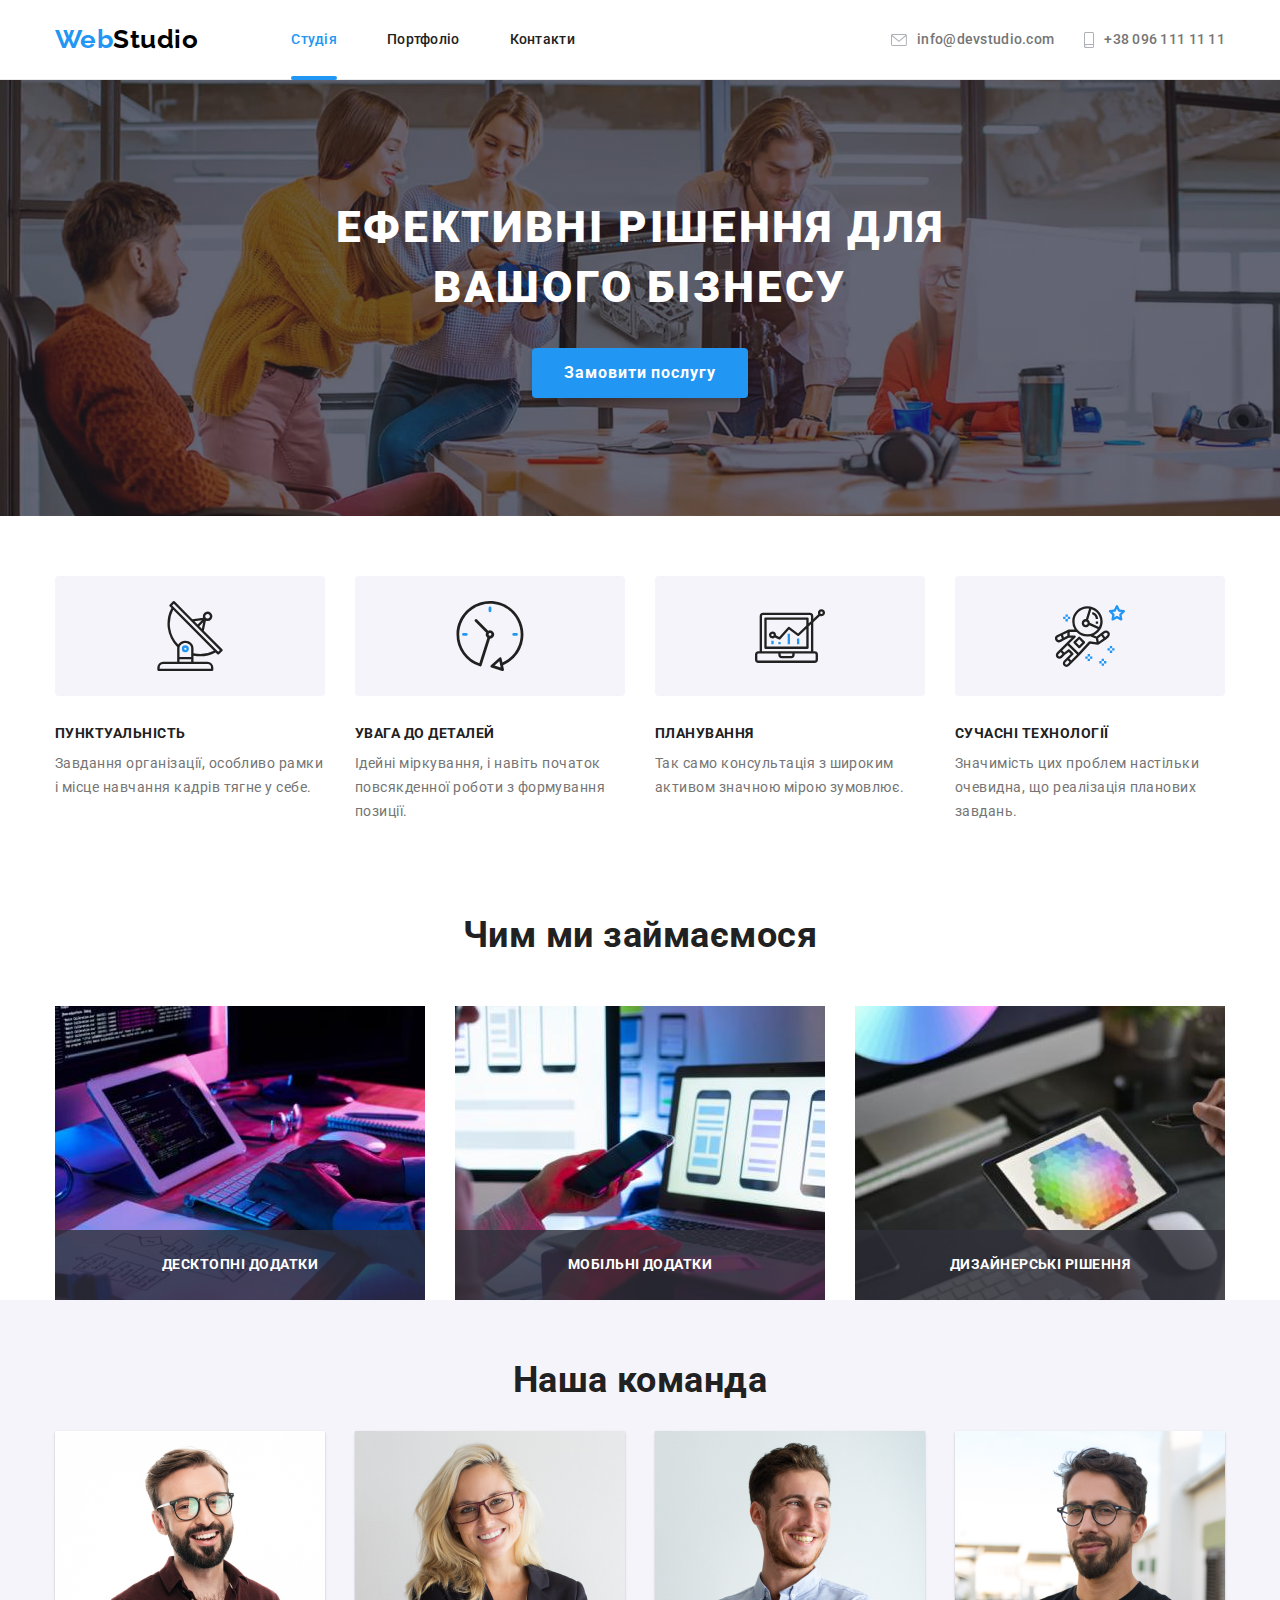
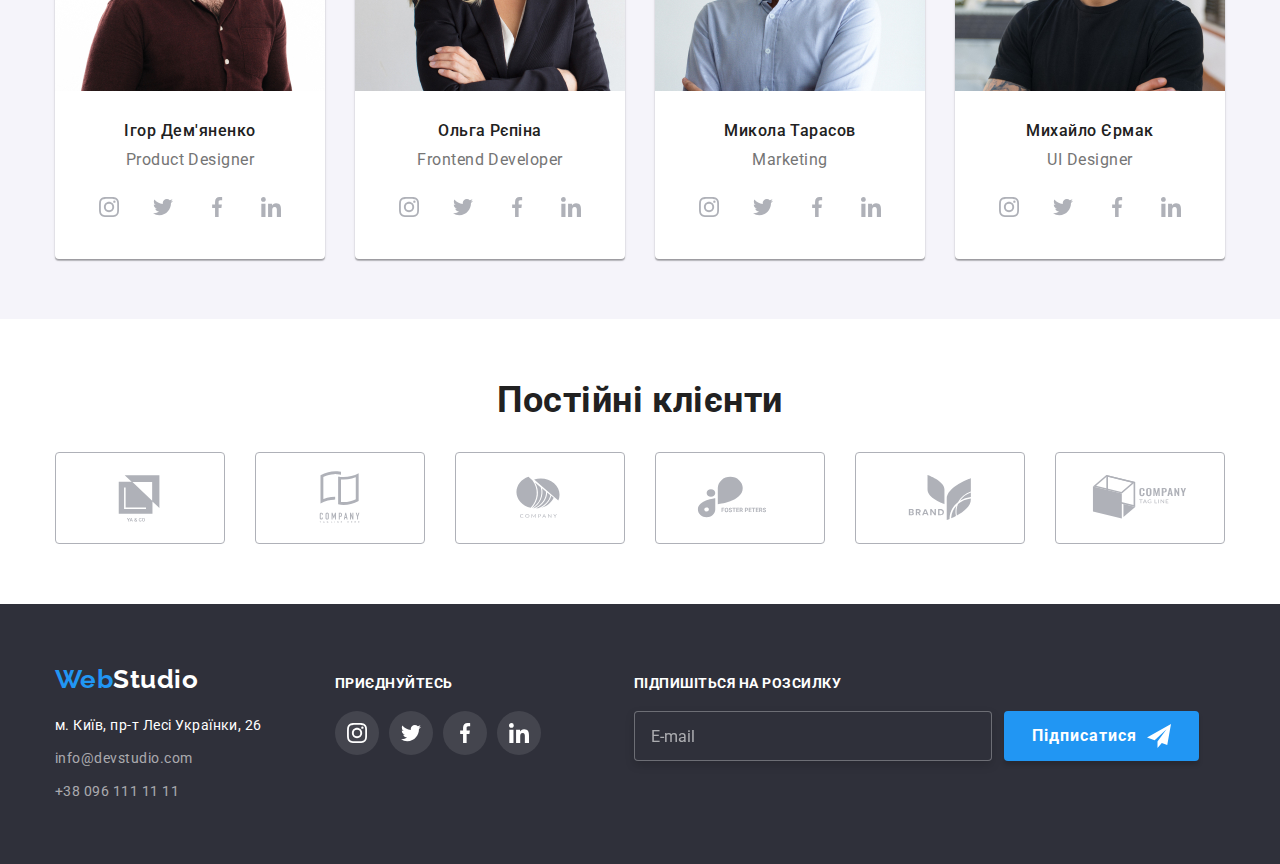
<file: index.html>
<!DOCTYPE html>
<html lang="uk">
  <head>
    <meta charset="UTF-8" />
    <meta http-equiv="X-UA-Compatible" content="IE=edge" />
    <meta name="viewport" content="width=device-width, initial-scale=1.0" />
    <title>WebStudio</title>
    <link
      href="https://fonts.googleapis.com/css2?family=Raleway:wght@700&family=Roboto:wght@400;500;700;900&display=swap"
      rel="stylesheet"
    />
    <link
      rel="stylesheet"
      href="https://cdnjs.cloudflare.com/ajax/libs/modern-normalize/1.1.0/modern-normalize.min.css"
    />
    <link rel="stylesheet" href="./css/main.min.css" />
  </head>
  <body>
    <header class="header">
      <div class="header__wrapper container">
        <a class="logo" href="./index.html"
          ><span class="logo__color">Web</span>Studio</a
        >

        <nav>
          <ul class="site-nav">
            <li class="site-nav__item">
              <a
                class="site-nav__link site-nav__link--current"
                href="./index.html"
                >Студія</a
              >
            </li>
            <li class="site-nav__item">
              <a class="site-nav__link" href="./portfolio.html">Портфоліо</a>
            </li>
            <li class="site-nav__item">
              <a class="site-nav__link" href="contacts">Контакти</a>
            </li>
          </ul>
        </nav>

        <ul class="contact-list">
          <li class="contact-list__item">
            <a class="contact-list__link" href="mailto:info@devstudio.com">
              <svg class="contact-list__icon" width="16" height="12">
                <use href="./images/icons.svg#icon-envelope"></use>
              </svg>
              info@devstudio.com</a
            >
          </li>
          <li class="contact-list__item">
            <a class="contact-list__link" href="tel:++380961111111">
              <svg class="contact-list__icon" width="10" height="16">
                <use href="./images/icons.svg#icon-smartphone"></use>
              </svg>
              +38 096 111 11 11</a
            >
          </li>
        </ul>
        <button class="menu-open" type="button" data-menu-open>
          <svg class="menu-open__icon" width="40" height="40">
            <use href="./images/icons.svg#icon-menu"></use>
          </svg>
        </button>
        <div class="mob-menu is-hidden" data-menu>
          <button class="close-btn" type="button" data-menu-close>
            <svg class="close-btn__icon" width="40" height="40">
              <use href="./images/icons.svg#icon-close_menu"></use>
            </svg>
          </button>

          <nav>
            <ul class="menu-nav">
              <li class="menu-nav__item">
                <a
                  class="menu-nav__link menu-nav__link--current"
                  href="./index.html"
                  >Студія</a
                >
              </li>
              <li class="menu-nav__item">
                <a class="menu-nav__link" href="./portfolio.html">Портфоліо</a>
              </li>
              <li class="menu-nav__item">
                <a class="menu-nav__link" href="contacts">Контакти</a>
              </li>
            </ul>
          </nav>
          <div class="contacts">
            <ul class="menu-contacts">
              <li class="menu-contacts__item">
                <a class="menu-contacts__tel" href="tel:++380961111111">
                  +38 096 111 11 11</a
                >
              </li>
              <li class="menu-contacts__item">
                <a class="menu-contacts__mail" href="mailto:info@devstudio.com">
                  info@devstudio.com</a
                >
              </li>
            </ul>
            <ul class="menu-soc">
              <li class="menu-soc__item">
                <a href="#" class="menu-soc__link">Instagram</a>
              </li>
              <li class="menu-soc__item">
                <a href="#" class="menu-soc__link">Twitter</a>
              </li>
              <li class="menu-soc__item">
                <a href="#" class="menu-soc__link">Facebook</a>
              </li>
              <li class="menu-soc__item">
                <a href="#" class="menu-soc__link">Linkedin</a>
              </li>
            </ul>
          </div>
        </div>
      </div>
    </header>
    <main>
      <!-- Hero section -->

      <section class="hero">
        <div class="hero__container container">
          <h1 class="hero__title">Ефективні рішення для вашого бізнесу</h1>
          <button type="button" class="hero__button" data-modal-open>
            Замовити послугу
          </button>
        </div>
        <div class="backdrop is-hidden" data-modal>
          <div class="modal">
            <button class="modal__close-btn" type="button" data-modal-close>
              <svg class="modal__close-icon">
                <use
                  href="./images/icons.svg#icon-close"
                  width="11"
                  height="11"
                ></use>
              </svg>
            </button>
            <p class="modal__title">Залиште свої дані, ми вам передзвонимо</p>
            <form class="order-form">
              <label class="order-form__field">
                <span class="order-form__name">Ім'я</span>
                <span class="input-wrap">
                  <input
                    class="order-form__input"
                    type="text"
                    autofocus
                    name="username"
                    required
                  />
                  <svg class="order-form__icon">
                    <use
                      href="./images/icons.svg#icon-person-black"
                      width="18"
                      height="18"
                    ></use>
                  </svg>
                </span>
              </label>

              <label class="order-form__field">
                <span class="order-form__name">Телефон</span>
                <span class="input-wrap">
                  <input
                    class="order-form__input"
                    type="tel"
                    name="usertel"
                    required
                  />
                  <svg class="order-form__icon">
                    <use
                      href="./images/icons.svg#icon-phone-black"
                      width="18"
                      height="18"
                    ></use>
                  </svg>
                </span>
              </label>

              <label class="order-form__field">
                <span class="order-form__name">Пошта</span>
                <span class="input-wrap">
                  <input
                    class="order-form__input"
                    type="email"
                    name="usermail"
                    required
                  />
                  <svg class="order-form__icon">
                    <use
                      href="./images/icons.svg#icon-email-black"
                      width="18"
                      height="18"
                    ></use>
                  </svg>
                </span>
              </label>

              <label class="order-form__field order-form__field--comment">
                <span class="order-form__name">Коментар</span>

                <textarea
                  class="order-form__comment"
                  name="comment"
                  placeholder="Введіть текст"
                ></textarea>
              </label>

              <div class="policy">
                <input
                  class="policy__check visually-hidden"
                  type="checkbox"
                  id="policy"
                  name="policy"
                />

                <label class="policy__text" for="policy">
                  <span class="policy__checkbox-wrap">
                    <svg class="policy__check-icon">
                      <use
                        href="./images/icons.svg#icon-check"
                        width="11"
                        height="8"
                      ></use>
                    </svg>
                  </span>
                  Погоджуюся з розсилкою та приймаю
                  <a class="policy__link" href=""> Умови договору </a>
                </label>
              </div>
              <button class="order-form__submit" type="submit">
                Відправити
              </button>
            </form>
          </div>
        </div>
      </section>

      <!--Benefits at work-->

      <section class="section">
        <div class="container">
          <h2 hidden>Переваги у роботі</h2>
          <ul class="benefits">
            <li class="benefits__item">
              <div class="benefits-icon-wrap">
                <svg class="benefits__icon" width="70" height="70">
                  <use href="./images/icons.svg#icon-antenna"></use>
                </svg>
              </div>
              <h3 class="benefits__title">Пунктуальність</h3>
              <p class="benefits__description">
                Завдання організації, особливо рамки і місце навчання кадрів
                тягне у себе.
              </p>
            </li>
            <li class="benefits__item">
              <div class="benefits-icon-wrap">
                <svg class="benefits__icon" width="70" height="70">
                  <use href="./images/icons.svg#icon-clock"></use>
                </svg>
              </div>
              <h3 class="benefits__title">Увага до деталей</h3>
              <p class="benefits__description">
                Ідейні міркування, і навіть початок повсякденної роботи з
                формування позиції.
              </p>
            </li>
            <li class="benefits__item">
              <div class="benefits-icon-wrap">
                <svg class="benefits__icon" width="70" height="70">
                  <use href="./images/icons.svg#icon-diagram"></use>
                </svg>
              </div>
              <h3 class="benefits__title">Планування</h3>
              <p class="benefits__description">
                Так само консультація з широким активом значною мірою зумовлює.
              </p>
            </li>
            <li class="benefits__item">
              <div class="benefits-icon-wrap">
                <svg class="benefits__icon" width="70" height="70">
                  <use href="./images/icons.svg#icon-astronaut"></use>
                </svg>
              </div>
              <h3 class="benefits__title">Сучасні технології</h3>
              <p class="benefits__description">
                Значимість цих проблем настільки очевидна, що реалізація
                планових завдань.
              </p>
            </li>
          </ul>
        </div>
      </section>

      <!--Pictures showing what the company does-->

      <section class="work-section">
        <div class="container">
          <h2 class="work__main-title">Чим ми займаємося</h2>
          <ul class="work__list">
            <li class="work__item">
              <div class="work__thumb">
                <img
                  class="work__image"
                  src="./images/img.jpg"
                  alt="Друк коду на планшеті та ПК"
                  width="370"
                />
                <div class="work-box-description">
                  <h3 class="work__name">Десктопні додатки</h3>
                </div>
              </div>
            </li>
            <li class="work__item">
              <div class="work__thumb">
                <img
                  class="work__image"
                  src="./images/img(1).jpg"
                  alt="Оптимізація контенту під смартфон"
                  width="370"
                />
                <div class="work-box-description">
                  <h3 class="work__name">Мобільні додатки</h3>
                </div>
              </div>
            </li>
            <li class="work__item">
              <div class="work__thumb">
                <img
                  class="work__image"
                  src="./images/img(2).jpg"
                  alt="Палітра кольорів на планшеті"
                  width="370"
                />
                <div class="work-box-description">
                  <h3 class="work__name">Дизайнерські рішення</h3>
                </div>
              </div>
            </li>
          </ul>
        </div>
      </section>

      <!--Team-->

      <section class="team-section section">
        <div class="container">
          <h2 class="team-section__title">Наша команда</h2>
          <ul class="team-card">
            <li class="card-box team-card__item">
              <picture>
                <source
                  srcset="./images/team1.jpeg 1x, ./images/team1x2.jpeg 2x"
                  media="(min-width: 1200px)"
                />
                <source
                  srcset="
                    ./images/team1-tab.jpeg   1x,
                    ./images/team1-tabx2.jpeg 2x
                  "
                  media="(min-width: 768px)"
                />
                <source
                  srcset="
                    ./images/team1-mob.jpeg   1x,
                    ./images/team1-mobx2.jpeg 2x
                  "
                  media="(min-width: 360px)"
                />
                <img
                  class="team-card__photo"
                  src="./images/igor_dem.jpg"
                  alt="Фото Ігор Дем'яненко"
                />
              </picture>

              <div class="card-txt">
                <h3 class="team-card__name">Ігор Дем'яненко</h3>
                <p class="team-card__position">Product Designer</p>
                <ul class="soc-list">
                  <li class="soc-list__item">
                    <a
                      href="https://www.instagram.com/"
                      target="_blank"
                      rel="noopener noreferrer"
                      class="soc-list__link"
                    >
                      <svg class="soc-list__icon" width="20" height="20">
                        <use href="./images/icons.svg#icon-instagram"></use>
                      </svg>
                    </a>
                  </li>
                  <li class="soc-list__item">
                    <a
                      href="https://twitter.com/"
                      target="_blank"
                      rel="noopener noreferrer"
                      class="soc-list__link"
                      ><svg class="soc-list__icon" width="20" height="20">
                        <use
                          href="./images/icons.svg#icon-twitter-1"
                        ></use></svg
                    ></a>
                  </li>
                  <li class="soc-list__item">
                    <a
                      href="https://www.facebook.com/"
                      target="_blank"
                      rel="noopener noreferrer"
                      class="soc-list__link"
                      ><svg class="soc-list__icon" width="20" height="20">
                        <use href="./images/icons.svg#icon-facebook"></use></svg
                    ></a>
                  </li>
                  <li class="soc-list__item">
                    <a
                      href="https://linkedin.com/"
                      target="_blank"
                      rel="noopener noreferrer"
                      class="soc-list__link"
                      ><svg class="soc-list__icon" width="20" height="20">
                        <use href="./images/icons.svg#icon-linkedin"></use></svg
                    ></a>
                  </li>
                </ul>
              </div>
            </li>
            <li class="card-box team-card__item">
              <picture>
                <source
                  srcset="./images/team2.jpeg 1x, ./images/team2x2.jpeg 2x"
                  media="(min-width: 1200px)"
                />
                <source
                  srcset="
                    ./images/team2-tab.jpeg   1x,
                    ./images/team2-tabx2.jpeg 2x
                  "
                  media="(min-width: 768px)"
                />
                <source
                  srcset="
                    ./images/team2-mob.jpeg   1x,
                    ./images/team2-mobx2.jpeg 2x
                  "
                  media="(min-width: 360px)"
                />
                <img
                  class="team-card__photo"
                  src="./images/olga_rep.jpg"
                  alt="Фото Ольга Рєпіна"
                />
              </picture>

              <div class="card-txt">
                <h3 class="team-card__name">Ольга Рєпіна</h3>
                <p class="team-card__position">Frontend Developer</p>
                <ul class="soc-list">
                  <li class="soc-list__item">
                    <a
                      href="https://www.instagram.com/"
                      target="_blank"
                      rel="noopener noreferrer"
                      class="soc-list__link"
                    >
                      <svg class="soc-list__icon" width="20" height="20">
                        <use href="./images/icons.svg#icon-instagram"></use>
                      </svg>
                    </a>
                  </li>
                  <li class="soc-list__item">
                    <a
                      href="https://twitter.com/"
                      target="_blank"
                      rel="noopener noreferrer"
                      class="soc-list__link"
                      ><svg class="soc-list__icon" width="20" height="20">
                        <use
                          href="./images/icons.svg#icon-twitter-1"
                        ></use></svg
                    ></a>
                  </li>
                  <li class="soc-list__item">
                    <a
                      href="https://www.facebook.com/"
                      target="_blank"
                      rel="noopener noreferrer"
                      class="soc-list__link"
                      ><svg class="soc-list__icon" width="20" height="20">
                        <use href="./images/icons.svg#icon-facebook"></use></svg
                    ></a>
                  </li>
                  <li class="soc-list__item">
                    <a
                      href="https://linkedin.com/"
                      target="_blank"
                      rel="noopener noreferrer"
                      class="soc-list__link"
                      ><svg class="soc-list__icon" width="20" height="20">
                        <use href="./images/icons.svg#icon-linkedin"></use></svg
                    ></a>
                  </li>
                </ul>
              </div>
            </li>
            <li class="card-box team-card__item">
              <picture>
                <source
                  srcset="./images/team3.jpeg 1x, ./images/team3x2.jpeg 2x"
                  media="(min-width: 1200px)"
                />
                <source
                  srcset="
                    ./images/team3-tab.jpeg   1x,
                    ./images/team3-tabx2.jpeg 2x
                  "
                  media="(min-width: 768px)"
                />
                <source
                  srcset="
                    ./images/team3-mob.jpeg   1x,
                    ./images/team3-mobx2.jpeg 2x
                  "
                  media="(min-width: 360px)"
                />
                <img
                  class="team-card__photo"
                  src="./images/mykola_tar.jpg"
                  alt="Фото Микола Тарасов"
                />
              </picture>

              <div class="card-txt">
                <h3 class="team-card__name">Микола Тарасов</h3>
                <p class="team-card__position">Marketing</p>
                <ul class="soc-list">
                  <li class="soc-list__item">
                    <a
                      href="https://www.instagram.com/"
                      target="_blank"
                      rel="noopener noreferrer"
                      class="soc-list__link"
                    >
                      <svg class="soc-list__icon" width="20" height="20">
                        <use href="./images/icons.svg#icon-instagram"></use>
                      </svg>
                    </a>
                  </li>
                  <li class="soc-list__item">
                    <a
                      href="https://twitter.com/"
                      target="_blank"
                      rel="noopener noreferrer"
                      class="soc-list__link"
                      ><svg class="soc-list__icon" width="20" height="20">
                        <use
                          href="./images/icons.svg#icon-twitter-1"
                        ></use></svg
                    ></a>
                  </li>
                  <li class="soc-list__item">
                    <a
                      href="https://www.facebook.com/"
                      target="_blank"
                      rel="noopener noreferrer"
                      class="soc-list__link"
                      ><svg class="soc-list__icon" width="20" height="20">
                        <use href="./images/icons.svg#icon-facebook"></use></svg
                    ></a>
                  </li>
                  <li class="soc-list__item">
                    <a
                      href="https://linkedin.com/"
                      target="_blank"
                      rel="noopener noreferrer"
                      class="soc-list__link"
                      ><svg class="soc-list__icon" width="20" height="20">
                        <use href="./images/icons.svg#icon-linkedin"></use></svg
                    ></a>
                  </li>
                </ul>
              </div>
            </li>
            <li class="card-box team-card__item">
              <picture>
                <source
                  srcset="./images/team4.jpeg 1x, ./images/team4x2.jpeg 2x"
                  media="(min-width: 1200px)"
                />
                <source
                  srcset="
                    ./images/team4.jpeg-tab   1x,
                    ./images/team4-tabx2.jpeg 2x
                  "
                  media="(min-width: 768px)"
                />
                <source
                  srcset="
                    ./images/team4-mob.jpeg   1x,
                    ./images/team4-mobx2.jpeg 2x
                  "
                  media="(min-width: 360px)"
                />
                <img
                  class="tea-card__photo"
                  src="./images/mych_ermak.jpg"
                  alt="Фото Михайло Єрмак"
                />
              </picture>

              <div class="card-txt">
                <h3 class="team-card__name">Михайло Єрмак</h3>
                <p class="team-card__position">UI Designer</p>
                <ul class="soc-list">
                  <li class="soc-list__item">
                    <a
                      href="https://www.instagram.com/"
                      target="_blank"
                      rel="noopener noreferrer"
                      class="soc-list__link"
                    >
                      <svg class="soc-list__icon" width="20" height="20">
                        <use href="./images/icons.svg#icon-instagram"></use>
                      </svg>
                    </a>
                  </li>
                  <li class="soc-list__item">
                    <a
                      href="https://twitter.com/"
                      target="_blank"
                      rel="noopener noreferrer"
                      class="soc-list__link"
                      ><svg class="soc-list__icon" width="20" height="20">
                        <use
                          href="./images/icons.svg#icon-twitter-1"
                        ></use></svg
                    ></a>
                  </li>
                  <li class="soc-list__item">
                    <a
                      href="https://www.facebook.com/"
                      target="_blank"
                      rel="noopener noreferrer"
                      class="soc-list__link"
                      ><svg class="soc-list__icon" width="20" height="20">
                        <use href="./images/icons.svg#icon-facebook"></use></svg
                    ></a>
                  </li>
                  <li class="soc-list__item">
                    <a
                      href="https://linkedin.com/"
                      target="_blank"
                      rel="noopener noreferrer"
                      class="soc-list__link"
                      ><svg class="soc-list__icon" width="20" height="20">
                        <use href="./images/icons.svg#icon-linkedin"></use></svg
                    ></a>
                  </li>
                </ul>
              </div>
            </li>
          </ul>
        </div>
      </section>

      <!-- Permanent clients -->

      <section class="section">
        <div class="container clients-cantainer">
          <h2 class="clients-title">Постійні клієнти</h2>
          <ul class="clients">
            <li class="clients__item">
              <a href="" class="clients__link"
                ><svg class="clients__icon" width="106" height="60">
                  <use href="./images/icons.svg#icon-Logo"></use></svg
              ></a>
            </li>
            <li class="clients__item">
              <a href="" class="clients__link"
                ><svg class="clients__icon" width="106" height="60">
                  <use href="./images/icons.svg#icon-Logo-1"></use></svg
              ></a>
            </li>
            <li class="clients__item">
              <a href="" class="clients__link"
                ><svg class="clients__icon" width="106" height="60">
                  <use href="./images/icons.svg#icon-Logo-2"></use></svg
              ></a>
            </li>
            <li class="clients__item">
              <a href="" class="clients__link"
                ><svg class="clients__icon" width="106" height="60">
                  <use href="./images/icons.svg#icon-Logo-3"></use></svg
              ></a>
            </li>
            <li class="clients__item">
              <a href="" class="clients__link"
                ><svg class="clients__icon" width="106" height="60">
                  <use href="./images/icons.svg#icon-Logo-4"></use></svg
              ></a>
            </li>
            <li class="clients__item">
              <a href="" class="clients__link"
                ><svg class="clients__icon" width="106" height="60">
                  <use href="./images/icons.svg#icon-Logo-5"></use></svg
              ></a>
            </li>
          </ul>
        </div>
      </section>
    </main>
    <footer class="footer">
      <div class="container footer-container">
        <div class="footer__wrap">
          <a class="logo logo--footer-logo" href="./index.html"
            ><span class="logo__color">Web</span>Studio</a
          >

          <address class="address">
            <ul class="address__list">
              <li class="address__item">
                <a
                  class="address__actual-address"
                  href="https://goo.gl/maps/ESzZUhJskt2W4xpu5"
                  target="_blank"
                  rel="noopener noreferrer"
                  >м. Київ, пр-т Лесі Українки, 26</a
                >
              </li>
              <li class="address__item">
                <a
                  class="address__footer-connection"
                  href="mailto:info@devstudio.com"
                  >info@devstudio.com</a
                >
              </li>
              <li class="address-item">
                <a class="address__footer-connection" href="tel:++380961111111"
                  >+38 096 111 11 11</a
                >
              </li>
            </ul>
          </address>
        </div>

        <div class="footer-soc">
          <h3 class="footer-soc__title">Приєднуйтесь</h3>
          <ul class="footer-soc__list">
            <li class="footer-soc__item">
              <a
                href="https://www.instagram.com/"
                target="_blank"
                rel="noopener noreferrer"
                class="soc-list__link soc-list__link--footer-color"
                ><svg class="footer-soc__icon" width="20" height="20">
                  <use href="./images/icons.svg#icon-instagram"></use></svg
              ></a>
            </li>
            <li class="footer-soc__item">
              <a
                href="https://www.twitter.com/"
                target="_blank"
                rel="noopener noreferrer"
                class="soc-list__link soc-list__link--footer-color"
                ><svg class="footer-soc__icon" width="20" height="20">
                  <use href="./images/icons.svg#icon-twitter-1"></use></svg
              ></a>
            </li>
            <li class="footer-soc__item">
              <a
                href="https://www.facebook.com/"
                target="_blank"
                rel="noopener noreferrer"
                class="soc-list__link soc-list__link--footer-color"
                ><svg class="footer-soc__icon" width="20" height="20">
                  <use href="./images/icons.svg#icon-facebook"></use></svg
              ></a>
            </li>
            <li class="footer-soc__item">
              <a
                href="https://linkedin.com/"
                target="_blank"
                rel="noopener noreferrer"
                class="soc-list__link soc-list__link--footer-color"
                ><svg class="footer-soc__icon" width="20" height="20">
                  <use href="./images/icons.svg#icon-linkedin"></use></svg
              ></a>
            </li>
          </ul>
        </div>

        <form class="footer-form">
          <label class="subscription">
            <span class="subscription__title">Підпишіться на розсилку</span>
            <input
              class="subscription__mail"
              type="email"
              required
              name="subscription-mail"
              placeholder="E-mail"
            />
          </label>
          <button class="subscription__sign-up" type="submit">
            Підписатися
            <svg class="subscription__icon">
              <use
                href="./images/icons.svg#icon-icon-send"
                width="24"
                height="24"
              ></use>
            </svg>
          </button>
        </form>
      </div>
    </footer>
    <script src="./js/modal.js"></script>
    <script src="./js/menu.js"></script>
  </body>
</html>
</file>
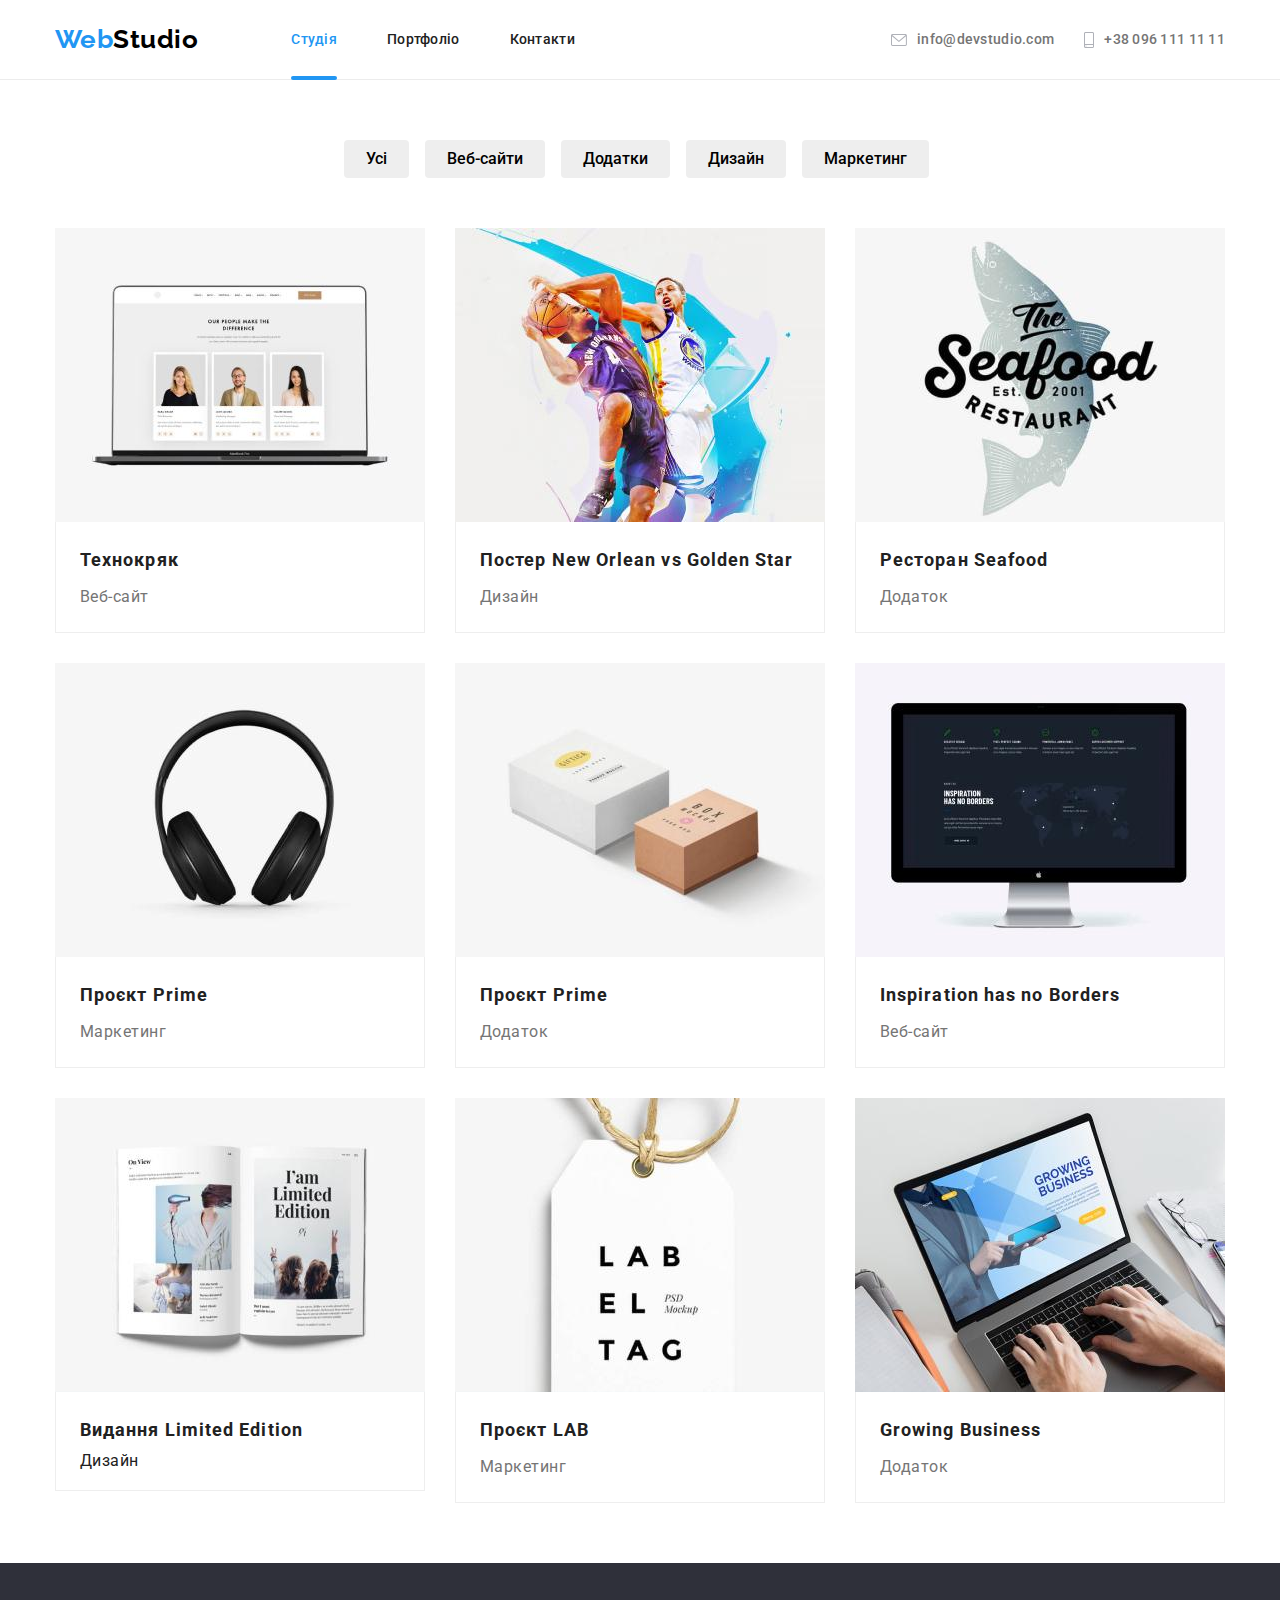
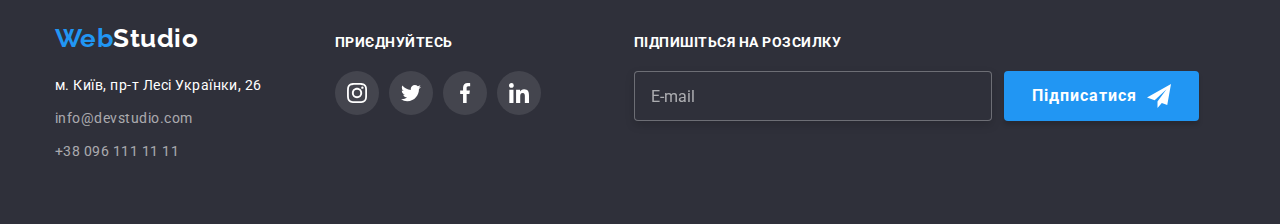
<file: portfolio.html>
<!DOCTYPE html>
<html lang="uk">
  <head>
    <meta charset="UTF-8" />
    <meta http-equiv="X-UA-Compatible" content="IE=edge" />
    <meta name="viewport" content="width=device-width, initial-scale=1.0" />
    <title>Portfolio</title>
    <link
      href="https://fonts.googleapis.com/css2?family=Raleway:wght@700&family=Roboto:wght@400;500;700;900&display=swap"
      rel="stylesheet"
    />
    <link
      rel="stylesheet"
      href="https://cdnjs.cloudflare.com/ajax/libs/modern-normalize/1.1.0/modern-normalize.min.css"
    />
    <link rel="stylesheet" href="./css/main.min.css" />
  </head>
  <body>
    <header class="header">
      <div class="header__wrapper container">
        <a class="logo" href="./index.html"
          ><span class="logo__color">Web</span>Studio</a
        >

        <nav>
          <ul class="site-nav">
            <li class="site-nav__item">
              <a
                class="site-nav__link site-nav__link--current"
                href="./index.html"
                >Студія</a
              >
            </li>
            <li class="site-nav__item">
              <a class="site-nav__link" href="./portfolio.html">Портфоліо</a>
            </li>
            <li class="site-nav__item">
              <a class="site-nav__link" href="contacts">Контакти</a>
            </li>
          </ul>
        </nav>

        <ul class="contact-list">
          <li class="contact-list__item">
            <a class="contact-list__link" href="mailto:info@devstudio.com">
              <svg class="contact-list__icon" width="16" height="12">
                <use href="./images/icons.svg#icon-envelope"></use>
              </svg>
              info@devstudio.com</a
            >
          </li>
          <li class="contact-list__item">
            <a class="contact-list__link" href="tel:++380961111111">
              <svg class="contact-list__icon" width="10" height="16">
                <use href="./images/icons.svg#icon-smartphone"></use>
              </svg>
              +38 096 111 11 11</a
            >
          </li>
        </ul>
        <button class="menu-open" type="button" data-menu-open>
          <svg class="menu-open__icon" width="40" height="40">
            <use href="./images/icons.svg#icon-menu"></use>
          </svg>
        </button>
        <div class="mob-menu is-hidden" data-menu>
          <button class="close-btn" type="button" data-menu-close>
            <svg class="close-btn__icon" width="40" height="40">
              <use href="./images/icons.svg#icon-close_menu"></use>
            </svg>
          </button>

          <nav>
            <ul class="menu-nav">
              <li class="menu-nav__item">
                <a
                  class="menu-nav__link menu-nav__link--current"
                  href="./index.html"
                  >Студія</a
                >
              </li>
              <li class="menu-nav__item">
                <a class="menu-nav__link" href="./portfolio.html">Портфоліо</a>
              </li>
              <li class="menu-nav__item">
                <a class="menu-nav__link" href="contacts">Контакти</a>
              </li>
            </ul>
          </nav>
          <div class="contacts">
            <ul class="menu-contacts">
              <li class="menu-contacts__item">
                <a class="menu-contacts__tel" href="tel:++380961111111">
                  +38 096 111 11 11</a
                >
              </li>
              <li class="menu-contacts__item">
                <a class="menu-contacts__mail" href="mailto:info@devstudio.com">
                  info@devstudio.com</a
                >
              </li>
            </ul>
            <ul class="menu-soc">
              <li class="menu-soc__item">
                <a href="#" class="menu-soc__link">Instagram</a>
              </li>
              <li class="menu-soc__item">
                <a href="#" class="menu-soc__link">Twitter</a>
              </li>
              <li class="menu-soc__item">
                <a href="#" class="menu-soc__link">Facebook</a>
              </li>
              <li class="menu-soc__item">
                <a href="#" class="menu-soc__link">Linkedin</a>
              </li>
            </ul>
          </div>
        </div>
      </div>
    </header>
    <main>
      <section class="section">
        <div class="container">
          <h1 hidden>Наші проекти</h1>

          <ul class="projects-filter">
            <li class="projects-filter__item">
              <button class="projects-filter__button" type="button">Усі</button>
            </li>
            <li class="projects-filter__item">
              <button class="projects-filter__button" type="button">
                Веб-сайти
              </button>
            </li>
            <li class="projects-filter__item">
              <button class="projects-filter__button" type="button">
                Додатки
              </button>
            </li>
            <li class="projects-filter__item">
              <button class="projects-filter__button" type="button">
                Дизайн
              </button>
            </li>
            <li class="projects-filter__item">
              <button class="projects-filter__button" type="button">
                Маркетинг
              </button>
            </li>
          </ul>

          <ul class="projects">
            <li class="project-card">
              <div class="project-card__thumb">
                <img
                  class="projects-card__image"
                  src="./images/technocrack.jpeg"
                  alt="Відкрита сторінка сайту зі співробітниками"
                  width="370"
                />
                <div class="project-card__overlay">
                  <p>
                    Ресурс пропонує комплексні пропозиції з різним рівнем
                    функціоналу та сервісів. Все це дозволить відвідувачу
                    отримати вичерпні відомості про компанію чи приватну особу.
                  </p>
                </div>
              </div>
              <div class="card-container-info">
                <h2 class="project-card__title">Технокряк</h2>
                <p class="project-card__description">Веб-сайт</p>
              </div>
            </li>
            <li class="project-card">
              <div class="project-card__thumb">
                <img
                  class="project-card__image"
                  src="./images/poster.jpeg"
                  alt="Момент боротьби за м'яч у баскетболі"
                  width="370"
                />
                <div class="project-card__overlay">
                  <p>
                    Ресурс пропонує комплексні пропозиції з різним рівнем
                    функціоналу та сервісів. Все це дозволить відвідувачу
                    отримати вичерпні відомості про компанію чи приватну особу.
                  </p>
                </div>
              </div>

              <div class="card-container-info">
                <h2 class="project-card__title">
                  Постер New Orlean vs Golden Star
                </h2>
                <p class="project-card__description">Дизайн</p>
              </div>
            </li>
            <li class="project-card">
              <div class="project-card__thumb">
                <img
                  class="project-card__image"
                  src="./images/seafood.jpeg"
                  alt="Логотип ресторану на фоні риби"
                  width="370"
                />
                <div class="project-card__overlay">
                  <p>
                    Ресурс пропонує комплексні пропозиції з різним рівнем
                    функціоналу та сервісів. Все це дозволить відвідувачу
                    отримати вичерпні відомості про компанію чи приватну особу.
                  </p>
                </div>
              </div>

              <div class="card-container-info">
                <h2 class="project-card__title">Ресторан Seafood</h2>
                <p class="project-card__description">Додаток</p>
              </div>
            </li>
            <li class="project-card">
              <div class="project-card__thumb">
                <img
                  class="project-card__image"
                  src="./images/prime.jpeg"
                  alt="Навушники чорного кольору"
                  width="370"
                />
                <div class="project-card__overlay">
                  <p>
                    Ресурс пропонує комплексні пропозиції з різним рівнем
                    функціоналу та сервісів. Все це дозволить відвідувачу
                    отримати вичерпні відомості про компанію чи приватну особу.
                  </p>
                </div>
              </div>

              <div class="card-container-info">
                <h2 class="project-card__title">Проєкт Prime</h2>
                <p class="project-card__description">Маркетинг</p>
              </div>
            </li>
            <li class="project-card">
              <div class="project-card__thumb">
                <img
                  class="project-card__image"
                  src="./images/boxes.jpeg"
                  alt="Біла та коричнева коробки з написами"
                  width="370"
                />
                <div class="project-card__overlay">
                  <p>
                    Ресурс пропонує комплексні пропозиції з різним рівнем
                    функціоналу та сервісів. Все це дозволить відвідувачу
                    отримати вичерпні відомості про компанію чи приватну особу.
                  </p>
                </div>
              </div>

              <div class="card-container-info">
                <h2 class="project-card__title">Проєкт Prime</h2>
                <p class="project-card__description">Додаток</p>
              </div>
            </li>
            <li class="project-card">
              <div class="project-card__thumb">
                <img
                  class="project-card__image"
                  src="./images/inspiration.jpeg"
                  alt="Титульна сторінка сайту з картою на чорному фоні"
                  width="370"
                />
                <div class="project-card__overlay">
                  <p>
                    Ресурс пропонує комплексні пропозиції з різним рівнем
                    функціоналу та сервісів. Все це дозволить відвідувачу
                    отримати вичерпні відомості про компанію чи приватну особу.
                  </p>
                </div>
              </div>

              <div class="card-container-info">
                <h2 class="project-card__title">Inspiration has no Borders</h2>
                <p class="project-card__description">Веб-сайт</p>
              </div>
            </li>

            <li class="project-card">
              <div class="project-card__thumb">
                <img
                  class="project-card__image"
                  src="./images/limitededition.jpeg"
                  alt="Розгорнутий журнал із фотографіями та описами"
                  width="370"
                />
                <div class="project-card__overlay">
                  <p>
                    Ресурс пропонує комплексні пропозиції з різним рівнем
                    функціоналу та сервісів. Все це дозволить відвідувачу
                    отримати вичерпні відомості про компанію чи приватну особу.
                  </p>
                </div>
              </div>

              <div class="card-container-info">
                <h2 class="project-card__title">Видання Limited Edition</h2>
                <p class="project-card__type">Дизайн</p>
              </div>
            </li>
            <li class="project-card">
              <div class="project-card__thumb">
                <img
                  class="project-card__image"
                  src="./images/lab.jpeg"
                  alt="Біла бірка з написом LAB EL TAG"
                  width="370"
                />
                <div class="project-card__overlay">
                  <p>
                    Ресурс пропонує комплексні пропозиції з різним рівнем
                    функціоналу та сервісів. Все це дозволить відвідувачу
                    отримати вичерпні відомості про компанію чи приватну особу.
                  </p>
                </div>
              </div>

              <div class="card-container-info">
                <h2 class="project-card__title">Проєкт LAB</h2>
                <p class="project-card__description">Маркетинг</p>
              </div>
            </li>
            <li class="project-card">
              <div class="project-card__thumb">
                <img
                  class="project-card__image"
                  src="./images/growingbusiness.jpeg"
                  alt="На столі знаходиться ноутбук, в якому відкрита сторінка сайту додатка"
                  width="370"
                />
                <div class="project-card__overlay">
                  <p>
                    Ресурс пропонує комплексні пропозиції з різним рівнем
                    функціоналу та сервісів. Все це дозволить відвідувачу
                    отримати вичерпні відомості про компанію чи приватну особу.
                  </p>
                </div>
              </div>

              <div class="card-container-info">
                <h2 class="project-card__title">Growing Business</h2>
                <p class="project-card__description">Додаток</p>
              </div>
            </li>
          </ul>
        </div>
      </section>
    </main>
    <footer class="footer">
      <div class="container footer-container">
        <div class="footer__wrap">
          <a class="logo logo--footer-logo" href="./index.html"
            ><span class="logo__color">Web</span>Studio</a
          >

          <address class="address">
            <ul class="address__list">
              <li class="address__item">
                <a
                  class="address__actual-address"
                  href="https://goo.gl/maps/ESzZUhJskt2W4xpu5"
                  target="_blank"
                  rel="noopener noreferrer"
                  >м. Київ, пр-т Лесі Українки, 26</a
                >
              </li>
              <li class="address__item">
                <a
                  class="address__footer-connection"
                  href="mailto:info@devstudio.com"
                  >info@devstudio.com</a
                >
              </li>
              <li class="address-item">
                <a class="address__footer-connection" href="tel:++380961111111"
                  >+38 096 111 11 11</a
                >
              </li>
            </ul>
          </address>
        </div>

        <div class="footer-soc">
          <h3 class="footer-soc__title">Приєднуйтесь</h3>
          <ul class="footer-soc__list">
            <li class="footer-soc__item">
              <a
                href="https://www.instagram.com/"
                target="_blank"
                rel="noopener noreferrer"
                class="soc-list__link soc-list__link--footer-color"
                ><svg class="footer-soc__icon" width="20" height="20">
                  <use href="./images/icons.svg#icon-instagram"></use></svg
              ></a>
            </li>
            <li class="footer-soc__item">
              <a
                href="https://www.twitter.com/"
                target="_blank"
                rel="noopener noreferrer"
                class="soc-list__link soc-list__link--footer-color"
                ><svg class="footer-soc__icon" width="20" height="20">
                  <use href="./images/icons.svg#icon-twitter-1"></use></svg
              ></a>
            </li>
            <li class="footer-soc__item">
              <a
                href="https://www.facebook.com/"
                target="_blank"
                rel="noopener noreferrer"
                class="soc-list__link soc-list__link--footer-color"
                ><svg class="footer-soc__icon" width="20" height="20">
                  <use href="./images/icons.svg#icon-facebook"></use></svg
              ></a>
            </li>
            <li class="footer-soc__item">
              <a
                href="https://linkedin.com/"
                target="_blank"
                rel="noopener noreferrer"
                class="soc-list__link soc-list__link--footer-color"
                ><svg class="footer-soc__icon" width="20" height="20">
                  <use href="./images/icons.svg#icon-linkedin"></use></svg
              ></a>
            </li>
          </ul>
        </div>

        <form class="footer-form">
          <label class="subscription">
            <span class="subscription__title">Підпишіться на розсилку</span>
            <input
              class="subscription__mail"
              type="email"
              required
              name="subscription-mail"
              placeholder="E-mail"
            />
          </label>
          <button class="subscription__sign-up" type="submit">
            Підписатися
            <svg class="subscription__icon">
              <use
                href="./images/icons.svg#icon-icon-send"
                width="24"
                height="24"
              ></use>
            </svg>
          </button>
        </form>
      </div>
    </footer>
    <script src="./js/menu.js"></script>
  </body>
</html>
</file>
<file: css/main.min.css>
:root{--primary-text-color: #212121;--secondary-text-color: #757575;--title-text-color: #ffffff;--footer-contacts-color: rgba(255, 255, 255, 0.6);--logo-text-color: #2196f3;--header-color: #000000;--footer-color: #ffffff;--hover-focus-color: #2196f3;--button-color: #2196f3;--primary-background-color: #ffffff;--secondary-background-color: #2f303a;--header-backgroun-color: #ffffff;--team-section-color: #f5f4fa;--box-color: #ffffff;--projects-card-border: #eeeeee;--main-icon-color: #afb1b8;--hover-focus-icon-color: #ffffff;--primary-font: "Roboto", sans-serif;--secondary-font: "Raleway", sans-serif}body{background-color:var(--primary-background-color);font-family:var(--primary-font);letter-spacing:.03em;color:var(--primary-text-color)}h1,h2,h3,h4,h5,h6,p{margin:0}ul{margin:0;padding:0;list-style:none}img{display:block;min-width:100%;height:auto;width:100%}.is-hidden{opacity:0;pointer-events:none;visibility:hidden}.visually-hidden{position:absolute;width:1px;height:1px;margin:-1px;border:0;padding:0;white-space:nowrap;clip-path:inset(100%);clip:rect(0 0 0 0);overflow:hidden}.section{padding-top:60px;padding-bottom:60px}.container{width:100%;padding-left:15px;padding-right:15px;margin:0 auto}@media screen and (min-width: 480px){.container{width:480px}}@media screen and (min-width: 768px){.container{width:768px}}@media screen and (min-width: 1200px){.container{width:1200px}}.header{background-color:var(--header-backgroun-color);height:80px;border-bottom:1px solid #ececec}.header__wrapper{display:flex;align-items:center;justify-content:space-between}.logo{text-decoration:none;font-family:var(--secondary-font);font-weight:700;font-size:24px;line-height:1.17;color:var(--header-color);margin-right:93px;padding-top:24px;padding-bottom:25px}@media screen and (min-width: 1200px){.logo{font-size:26px;line-height:1.19}}.logo__color{color:var(--logo-text-color)}.site-nav{display:none}@media screen and (min-width: 768px){.site-nav{display:flex}}.site-nav__link{text-decoration:none;font-weight:500;font-size:14px;line-height:1.14;letter-spacing:.02em;color:var(--primary-text-color);display:block;padding-top:32px;padding-bottom:32px;transition-property:color;transition-duration:250ms;transition-timing-function:cubic-bezier(0.4, 0, 0.2, 1)}.site-nav__link:hover,.site-nav__link:focus{color:var(--hover-focus-color)}.site-nav__item{margin-right:50px;position:relative}.site-nav__item:last-child{margin-right:0}.site-nav__link--current{color:var(--hover-focus-color)}.site-nav__link--current::after{position:absolute;top:95%;right:0;content:"";background:var(--hover-focus-color);height:4px;width:100%;border-radius:2px}.contact-list{display:none;margin-left:auto}@media screen and (min-width: 768px){.contact-list{display:flex;flex-direction:column}}@media screen and (min-width: 1200px){.contact-list{display:flex;flex-direction:row;gap:30px}}.contact-list__item{margin-bottom:10px}@media screen and (min-width: 1200px){.contact-list__item{margin-bottom:0}}.contact-list__item:last-child{margin-bottom:0}.contact-list__link{display:flex;font-weight:500;font-size:14px;line-height:1.14;letter-spacing:.02em;color:var(--secondary-text-color);text-decoration:none;transition-property:fill,color;transition-duration:250ms;transition-timing-function:cubic-bezier(0.4, 0, 0.2, 1)}.contact-list__link:hover,.contact-list__link:focus{color:var(--hover-focus-color)}@media screen and (min-width: 1200px){.contact-list__link{padding-top:32px;padding-bottom:32px;align-items:center;justify-content:center}}.contact-list__icon{margin-right:10px;fill:var(--main-icon-color);transition-property:fill;transition-duration:250ms;transition-timing-function:cubic-bezier(0.4, 0, 0.2, 1)}.contact-list__link:hover .contact-list__icon,.contact-list__link:focus .contact-list__icon{fill:var(--hover-focus-color)}.menu-open{position:relative;width:40px;height:40px;border:none;background-color:rgba(0,0,0,0);cursor:pointer}.menu-open__icon{position:absolute;top:0;left:0}@media screen and (min-width: 768px){.menu-open{display:none}}.close-btn{position:absolute;top:10px;right:15px;border:none;background-color:rgba(0,0,0,0);cursor:pointer}.close-btn:hover+.close-btn__icon,.close-btn:focus+.close-btn__icon{fill:var(--hover-focus-color)}.close-btn__icon:hover,.close-btn__icon:focus{fill:var(--hover-focus-color)}.mob-menu{display:flex;flex-direction:column;justify-content:space-between;position:fixed;width:100vw;height:100vh;top:50%;left:50%;transform:translate(-50%, -50%);padding:48px 48px 48px 40px;background-color:var(--primary-background-color);z-index:1;overflow:auto}@media screen and (min-width: 768px){.mob-menu{display:none}}.menu-nav__item{margin-bottom:32px}.menu-nav__item .menu-nav__link{font-weight:500;font-size:40px;line-height:1.17;text-align:center;letter-spacing:.02em;text-decoration:none;color:var(--primary-text-color)}.menu-nav__item .menu-nav__link--current{color:var(--hover-focus-color)}.menu-contacts__item{margin-bottom:32px}.menu-contacts__item:last-child{margin-bottom:64px}.menu-contacts__tel{font-weight:500;font-size:34px;line-height:1.18;letter-spacing:.02em;text-decoration:none;color:var(--hover-focus-color)}.menu-contacts__mail{font-weight:500;font-size:24px;line-height:1.17;letter-spacing:.02em;text-decoration:none;color:var(--secondary-text-color)}.menu-soc{display:flex;flex-wrap:wrap}.menu-soc__item{padding-right:10px;padding-left:10px;border-right:1px solid rgba(33,33,33,.2)}.menu-soc__item:last-child{border:none}.menu-soc__item:first-child{padding-left:0}.menu-soc__link{font-weight:500;font-size:18px;line-height:1.22;text-decoration:none;letter-spacing:.02em;color:var(--hover-focus-color)}.hero{background-color:var(--secondary-background-color);background-image:linear-gradient(rgba(47, 48, 58, 0.4), rgba(47, 48, 58, 0.4)),url(../images/hero-bg-mob.jpeg);margin:0 auto;background-size:cover;background-position:center;background-repeat:no-repeat}@media(min-device-pixel-ratio: 2),(min-resolution: 192dpi),(min-resolution: 2dppx){.hero{background-image:linear-gradient(rgba(47, 48, 58, 0.4), rgba(47, 48, 58, 0.4)),url(../images/hero-bg-mobx2.jpeg)}}@media screen and (min-width: 768px){.hero{background-image:linear-gradient(rgba(47, 48, 58, 0.4), rgba(47, 48, 58, 0.4)),url(../images/hero-bg-tab.jpeg);margin:0 auto;background-size:cover;background-position:center;background-repeat:no-repeat}}@media screen and (min-width: 768px)and (min-device-pixel-ratio: 2),screen and (min-width: 768px)and (min-resolution: 192dpi),screen and (min-width: 768px)and (min-resolution: 2dppx){.hero{background-image:linear-gradient(rgba(47, 48, 58, 0.4), rgba(47, 48, 58, 0.4)),url(../images/hero-bg-tabx2.jpeg)}}@media screen and (min-width: 1200px){.hero{background-image:linear-gradient(rgba(47, 48, 58, 0.4), rgba(47, 48, 58, 0.4)),url(../images/hero-bg.jpeg);margin:0 auto;background-size:cover;background-position:center;background-repeat:no-repeat}}@media screen and (min-width: 1200px)and (min-device-pixel-ratio: 2),screen and (min-width: 1200px)and (min-resolution: 192dpi),screen and (min-width: 1200px)and (min-resolution: 2dppx){.hero{background-image:linear-gradient(rgba(47, 48, 58, 0.4), rgba(47, 48, 58, 0.4)),url(../images/hero-bgx2.jpeg)}}.hero__container{padding:118px 0px 118px}.hero__title{font-weight:900;font-size:26px;line-height:1.6;text-align:center;letter-spacing:.06em;text-transform:uppercase;color:var(--title-text-color);max-width:360px;margin:0 auto;margin-bottom:30px}@media screen and (min-width: 1200px){.hero__title{max-width:696px;font-size:44px;line-height:1.36}}.hero__button{font-family:inherit;background:var(--button-color);color:var(--title-text-color);font-weight:700;font-size:16px;line-height:1.88;align-items:center;text-align:center;letter-spacing:.06em;cursor:pointer;box-shadow:0px 4px 4px rgba(0,0,0,.15);padding:10px 24px;display:block;margin:0 auto;border-style:none;border-radius:4px}@media screen and (min-width: 1200px){.hero__button{padding:10px 32px}}.backdrop{position:fixed;top:0;left:0;width:100%;height:100%;background:rgba(0,0,0,.2);z-index:2;opacity:1;transition-property:opacity;transition-duration:250ms;transition-timing-function:cubic-bezier(0.4, 0, 0.2, 1)}.backdrop.is-hidden{opacity:0;pointer-events:none}.backdrop.is-hidden .modal{transform:translate(-50%, -50%) scale(1.5)}.modal{position:absolute;max-height:609px;top:50%;left:50%;transform:translate(-50%, -50%) scale(1);padding:40px;width:calc(100vw - 15px);max-width:450px;background:var(--primary-background-color);box-shadow:0px 1px 3px rgba(0,0,0,.12),0px 1px 1px rgba(0,0,0,.14),0px 2px 1px rgba(0,0,0,.2);border-radius:4px;transition-property:transform;transition-duration:250ms;transition-timing-function:cubic-bezier(0.4, 0, 0.2, 1)}@media screen and (min-width: 1200px){.modal{max-width:528px}}.modal__close-btn{position:absolute;top:8px;right:8px;width:30px;height:30px;background:rgba(0,0,0,0);border-radius:50%;border:1px solid rgba(0,0,0,.1);cursor:pointer}.modal__close-icon{position:absolute;width:11px;height:11px;top:50%;left:50%;transform:translate(-50%, -50%);transition:fill 250ms cubic-bezier(0.4, 0, 0.2, 1)}.modal__close-btn:hover .modal__close-icon,.modal__close-btn:focus .modal__close-icon{cursor:pointer}.modal__close-icon:hover{fill:var(--hover-focus-color)}.modal__title{margin-bottom:12px;font-weight:700;font-size:20px;line-height:1.5;text-align:center;color:var(--primary-text-color)}@media screen and (min-width: 1200px){.modal__title{font-size:20px;line-height:1.15}}.order-form{display:block}.order-form__field{display:block;margin-bottom:10px}.order-form__field--comment{margin-bottom:0}.order-form__name{display:block;margin-bottom:4px;font-weight:400;font-size:12px;line-height:1.17;letter-spacing:.01em;color:var(--secondary-text-color)}.input-wrap{display:block;position:relative}.order-form__input{width:100%;height:40px;padding-top:12px;padding-bottom:12px;padding-left:42px;outline:none;border:1px solid rgba(33,33,33,.2);border-radius:4px;transition:border-color 250ms cubic-bezier(0.4, 0, 0.2, 1)}.order-form__input:focus{border-color:var(--hover-focus-color)}.order-form__icon{position:absolute;width:18px;height:18px;left:12px;top:50%;transform:translateY(-50%);transition:fill 250ms cubic-bezier(0.4, 0, 0.2, 1)}.order-form__input:focus+.order-form__icon{fill:var(--hover-focus-color)}.order-form__comment{width:100%;height:120px;resize:none;padding:12px 16px;font-weight:400;font-size:12px;line-height:1.17;letter-spacing:.01em;color:rgba(117,117,117,.5);outline:none;border:1px solid rgba(33,33,33,.2);border-radius:4px;transition:border-color 250ms cubic-bezier(0.4, 0, 0.2, 1)}.order-form__comment:focus{border-color:var(--hover-focus-color)}.order-form__comment::placeholder{font-weight:400;font-size:12px;line-height:1.17;letter-spacing:.01em;color:rgba(117,117,117,.5)}.policy{margin-top:20px;margin-bottom:30px;text-align:center;font-weight:400;font-size:14px;line-height:1.7;color:var(--secondary-text-color)}.policy__text{font-size:12px;line-height:1.17;justify-content:center;color:var(--secondary-text-color)}@media screen and (min-width: 1200px){.policy__text{text-align:center;display:flex;align-items:center;font-size:14px;line-height:1.7}}.policy__checkbox-wrap{width:16px;height:15px;display:inline-flex;justify-content:center;align-items:center;margin-right:8px;border:2px solid var(--primary-text-color);border-radius:2px}.policy__check-icon{width:11px;height:8px}.policy__check:checked+.policy__text span{background-color:var(--hover-focus-color);border-color:rgba(0,0,0,0)}.policy__link{font-weight:400;font-size:12px;line-height:1.17;color:var(--hover-focus-color);padding-left:2px}.order-form__submit{display:block;margin:0 auto;padding:10px 52px;font-family:inherit;font-weight:700;font-size:16px;line-height:1.9;letter-spacing:.06em;background:var(--button-color);color:var(--title-text-color);box-shadow:0px 4px 4px rgba(0,0,0,.15);border:none;border-radius:4px;cursor:pointer;transition:background 250ms cubic-bezier(0.4, 0, 0.2, 1)}.order-form__submit:hover,.order-form__submit:focus{background:#188ce8}.modal-name-icon{position:absolute;width:18px;height:18px;left:12px;top:50%;transform:translateY(-50%)}.benefits{background-color:var(--primary-background-color);display:flex;flex-wrap:wrap;gap:30px}.benefits__item{display:block;width:100%;margin-bottom:30px}.benefits__item:last-child{margin-bottom:0}@media screen and (min-width: 768px){.benefits__item{width:calc((100% - 30px)/2)}}@media screen and (min-width: 1200px){.benefits__item{width:calc((100% - 90px)/4)}}.benefits__title{font-weight:700;font-size:14px;line-height:1.14;text-align:center;text-transform:uppercase;margin-bottom:10px}@media screen and (min-width: 768px){.benefits__title{text-align:start}}.benefits__description{font-size:14px;width:100%;line-height:1.71;color:var(--secondary-text-color)}.benefits-icon-wrap{width:100%;height:120px;background:#f5f4fa;border-radius:4px;display:flex;align-items:center;justify-content:center;margin-bottom:30px}@media screen and (max-width: 1200px){.work-section{display:none}}.work{padding-top:0}.work__thumb{position:relative;width:370px}.work__main-title{font-weight:700;font-size:36px;line-height:1.17;text-align:center;color:var(--primary-text-color);margin-bottom:50px}.work__list{display:flex}.work__list :not(:last-child){margin-right:30px}.work__image{display:block}.work-box-description{display:flex;justify-content:center;align-items:center;position:absolute;bottom:0;width:100%;height:70px;background:rgba(47,48,58,.8)}.work__name{font-size:14px;line-height:1.14;text-align:center;text-transform:uppercase;color:var(--title-text-color)}.team-section{background-color:var(--team-section-color)}.team-card{display:flex;flex-wrap:wrap;gap:30px}.card-txt{padding-top:30px;padding-bottom:30px}.team-section__title{font-weight:700;font-size:28px;line-height:1.18;text-align:center;margin-bottom:30px}@media screen and (min-width: 1200px){.team-section__title{font-size:36px;line-height:1.16}}.team-card__name{font-weight:500;font-size:16px;line-height:1.19;margin-bottom:10px}.card-box{background-color:var(--header-backgroun-color);width:100%;text-align:center;box-shadow:0px 1px 3px rgba(0,0,0,.12),0px 1px 1px rgba(0,0,0,.14),0px 2px 1px rgba(0,0,0,.2);border-radius:0px 0px 4px 4px}@media screen and (min-width: 768px){.card-box{width:calc((100% - 30px)/2)}}@media screen and (min-width: 1200px){.card-box{width:calc((100% - 90px)/4)}}.soc-list{display:flex;justify-content:center;align-items:center;margin-top:16px}.soc-list__item{width:44px;height:44px;margin-right:10px}.soc-list__item:last-child{margin-right:0}.soc-list__link{width:100%;height:100%;display:flex;background-color:rgba(0,0,0,0);border-radius:50%;align-items:center;justify-content:center;transition-property:background-color;transition-duration:250ms;transition-timing-function:cubic-bezier(0.4, 0, 0.2, 1)}.soc-list__link:hover,.soc-list__link:focus{background-color:var(--hover-focus-color)}.soc-list__icon{fill:var(--main-icon-color);transition-property:fill;transition-duration:250ms;transition-timing-function:cubic-bezier(0.4, 0, 0.2, 1)}.soc-list__link:hover .soc-list__icon,.soc-list__link:focus .soc-list__icon{fill:var(--hover-focus-icon-color)}.team-card__position{font-size:16px;line-height:1.19;color:var(--secondary-text-color)}.clients-title{font-weight:700;font-size:28px;line-height:1.18;text-align:center;margin-bottom:30px}@media screen and (min-width: 1200px){.clients-title{font-size:36px;line-height:1.17}}.clients{display:flex;flex-wrap:wrap;gap:30px}.clients__item{width:calc((100% - 30px)/2);height:92px}@media screen and (min-width: 768px){.clients__item{width:calc((100% - 60px)/3)}}@media screen and (min-width: 1200px){.clients__item{width:calc((100% - 150px)/6)}}.clients__link{display:flex;height:100%;border:1px solid var(--main-icon-color);border-radius:4px;align-items:center;justify-content:center;color:var(--hover-focus-color);transition-property:border;transition-duration:250ms;transition-timing-function:cubic-bezier(0.4, 0, 0.2, 1)}.clients__link:hover{border:1px solid var(--hover-focus-color)}.clients__icon{fill:var(--main-icon-color);transition-property:fill;transition-duration:250ms;transition-timing-function:cubic-bezier(0.4, 0, 0.2, 1)}.clients__link:hover .clients__icon,.clients__link:focus .clients__icon{fill:currentColor}.footer{background-color:var(--secondary-background-color);padding:60px 0px 60px}.footer-container{display:flex;flex-direction:column}@media screen and (min-width: 768px){.footer-container{flex-wrap:wrap;flex-direction:row;justify-content:space-around;align-items:baseline}}@media screen and (min-width: 1200px){.footer-container{flex-wrap:nowrap}}.footer__wrap{text-align:center;margin-bottom:60px}@media screen and (min-width: 1200px){.footer__wrap{text-align:start;margin-bottom:0;margin-right:70px;min-width:210px}}.logo--footer-logo{display:inline-block;margin:0;padding:0;margin-bottom:20px;color:var(--footer-color)}.address__actual-address{font-style:normal;font-size:14px;line-height:1.71;color:var(--footer-color);text-decoration:none;display:block}.address__item{margin-bottom:9px}.address__item:last-child{margin-bottom:0}.address__footer-connection{font-style:normal;font-size:14px;line-height:1.71;color:var(--footer-contacts-color);text-decoration:none;display:inline-block;transition-property:color;transition-duration:250ms;transition-timing-function:cubic-bezier(0.4, 0, 0.2, 1)}.address__footer-connection:hover,.address__footer-connection:focus{color:var(--hover-focus-color)}.footer-soc{display:flex;flex-direction:column;justify-content:center;align-items:center;margin-bottom:60px}@media screen and (min-width: 768px){.footer-soc{margin-bottom:0}}@media screen and (min-width: 1200px){.footer-soc{align-items:start;margin-bottom:0}}.footer-soc__title{font-weight:700;font-size:14px;line-height:1.14;text-transform:uppercase;color:var(--title-text-color);margin-bottom:20px}.footer-soc__list{display:flex}.footer-soc__item{margin-left:10px}.footer-soc__item:first-child{margin-left:0}.footer-soc__item{width:44px;height:44px}.soc-list__link--footer-color{background-color:rgba(255,255,255,.1)}.soc-list__link--footer-color:hover,.soc-list__link--footer-color:focus{background-color:var(--hover-focus-color)}.footer-soc__icon{fill:var(--hover-focus-icon-color)}.footer-form{width:100%}@media screen and (min-width: 1200px){.footer-form{display:flex;align-items:flex-end;margin-left:93px}}.subscription{display:flex;flex-direction:column;align-items:center;justify-content:center;margin-bottom:20px}@media screen and (min-width: 1200px){.subscription{display:flex;flex-direction:column;margin-bottom:0}}.subscription__title{margin:0 auto;margin-bottom:20px;font-weight:700;font-size:14px;line-height:1.14;text-transform:uppercase;color:var(--title-text-color)}@media screen and (min-width: 1200px){.subscription__title{margin-left:0}}.subscription__mail{width:100%;height:50px;padding-top:15px;padding-bottom:15px;padding-left:16px;color:var(--title-text-color);background:var(--secondary-background-color);border:1px solid rgba(255,255,255,.3);filter:drop-shadow(0px 4px 4px rgba(0, 0, 0, 0.15));border-radius:4px;outline:none;transition-property:outline-color,border;transition-duration:250ms;transition-timing-function:cubic-bezier(0.4, 0, 0.2, 1)}.subscription__mail:focus{border-color:var(--hover-focus-color)}.subscription__mail::placeholder{color:rgba(255,255,255,.6)}@media screen and (min-width: 768px){.subscription__mail{max-width:450px}}@media screen and (min-width: 1200px){.subscription__mail{width:358px}}.subscription__sign-up{position:relative;display:flex;align-items:center;text-align:center;padding:10px 62px 10px 28px;margin:0 auto;font-family:inherit;font-weight:700;font-size:16px;line-height:1.9;letter-spacing:.06em;color:var(--title-text-color);background:#2196f3;box-shadow:0px 4px 4px rgba(0,0,0,.15);border:rgba(0,0,0,0);border-radius:4px;cursor:pointer}@media screen and (min-width: 1200px){.subscription__sign-up{margin:0;margin-left:12px}}.subscription__icon{position:absolute;width:24px;height:24px;right:28px}.projects-filter{display:flex;flex-wrap:wrap;gap:8px;margin-bottom:40px}@media screen and (min-width: 768px){.projects-filter{margin-bottom:30px;display:flex;justify-content:center}}@media screen and (min-width: 1200px){.projects-filter{margin-bottom:50px;display:flex;justify-content:center}}.projects-filter__item{display:inline-block;margin-right:8px;margin-bottom:15px}@media screen and (min-width: 768px){.projects-filter__item{margin-bottom:0}}.projects-filter__button{font-family:inherit;font-weight:500;font-size:16px;line-height:1.62;text-align:center;background:var(--projects-card-border);cursor:pointer;padding:6px 22px;border-style:none;border-radius:4px;transition-property:background,color,box-shadow;transition-duration:250ms;transition-timing-function:cubic-bezier(0.4, 0, 0.2, 1)}.projects-filter__button:hover,.projects-filter__button:focus{background:var(--hover-focus-color);color:var(--title-text-color);box-shadow:0px 3px 1px rgba(0,0,0,.1),0px 1px 2px rgba(0,0,0,.08),0px 2px 2px rgba(0,0,0,.12)}.projects{display:flex;flex-wrap:wrap;gap:30px;justify-content:space-around;margin:0 auto}.project-card{width:100%;background-color:var(--box-color);transition-property:box-shadow;transition-duration:250ms;transition-timing-function:cubic-bezier(0.4, 0, 0.2, 1)}.project-card:hover{box-shadow:0px 1px 1px rgba(0,0,0,.12),0px 4px 4px rgba(0,0,0,.06),1px 4px 6px rgba(0,0,0,.16);cursor:pointer}.project-card:hover .project-card__overlay{transform:translateY(0)}@media screen and (min-width: 768px){.project-card{width:calc((100% - 30px)/2)}}@media screen and (min-width: 1200px){.project-card{width:calc((100% - 60px)/3)}}.project-card__image{width:100%}.project-card__title{font-weight:700;font-size:18px;line-height:2;letter-spacing:.06em;margin-bottom:4px}.card-container-info{padding:20px 24px;border:1px solid var(--projects-card-border);border-top:0}.project-card__description{font-size:16px;line-height:1.88;color:var(--secondary-text-color)}.project-card__thumb{position:relative;overflow:hidden}.project-card__overlay{position:absolute;top:0;width:100%;height:100%;display:flex;justify-content:center;align-items:center;padding-left:24px;padding-right:24px;font-weight:400;font-size:18px;line-height:1.56;color:var(--title-text-color);transform:translatey(100%);transition:transform 250ms ease;background:rgba(33,150,243,.9)}/*# sourceMappingURL=main.min.css.map */
</file>
